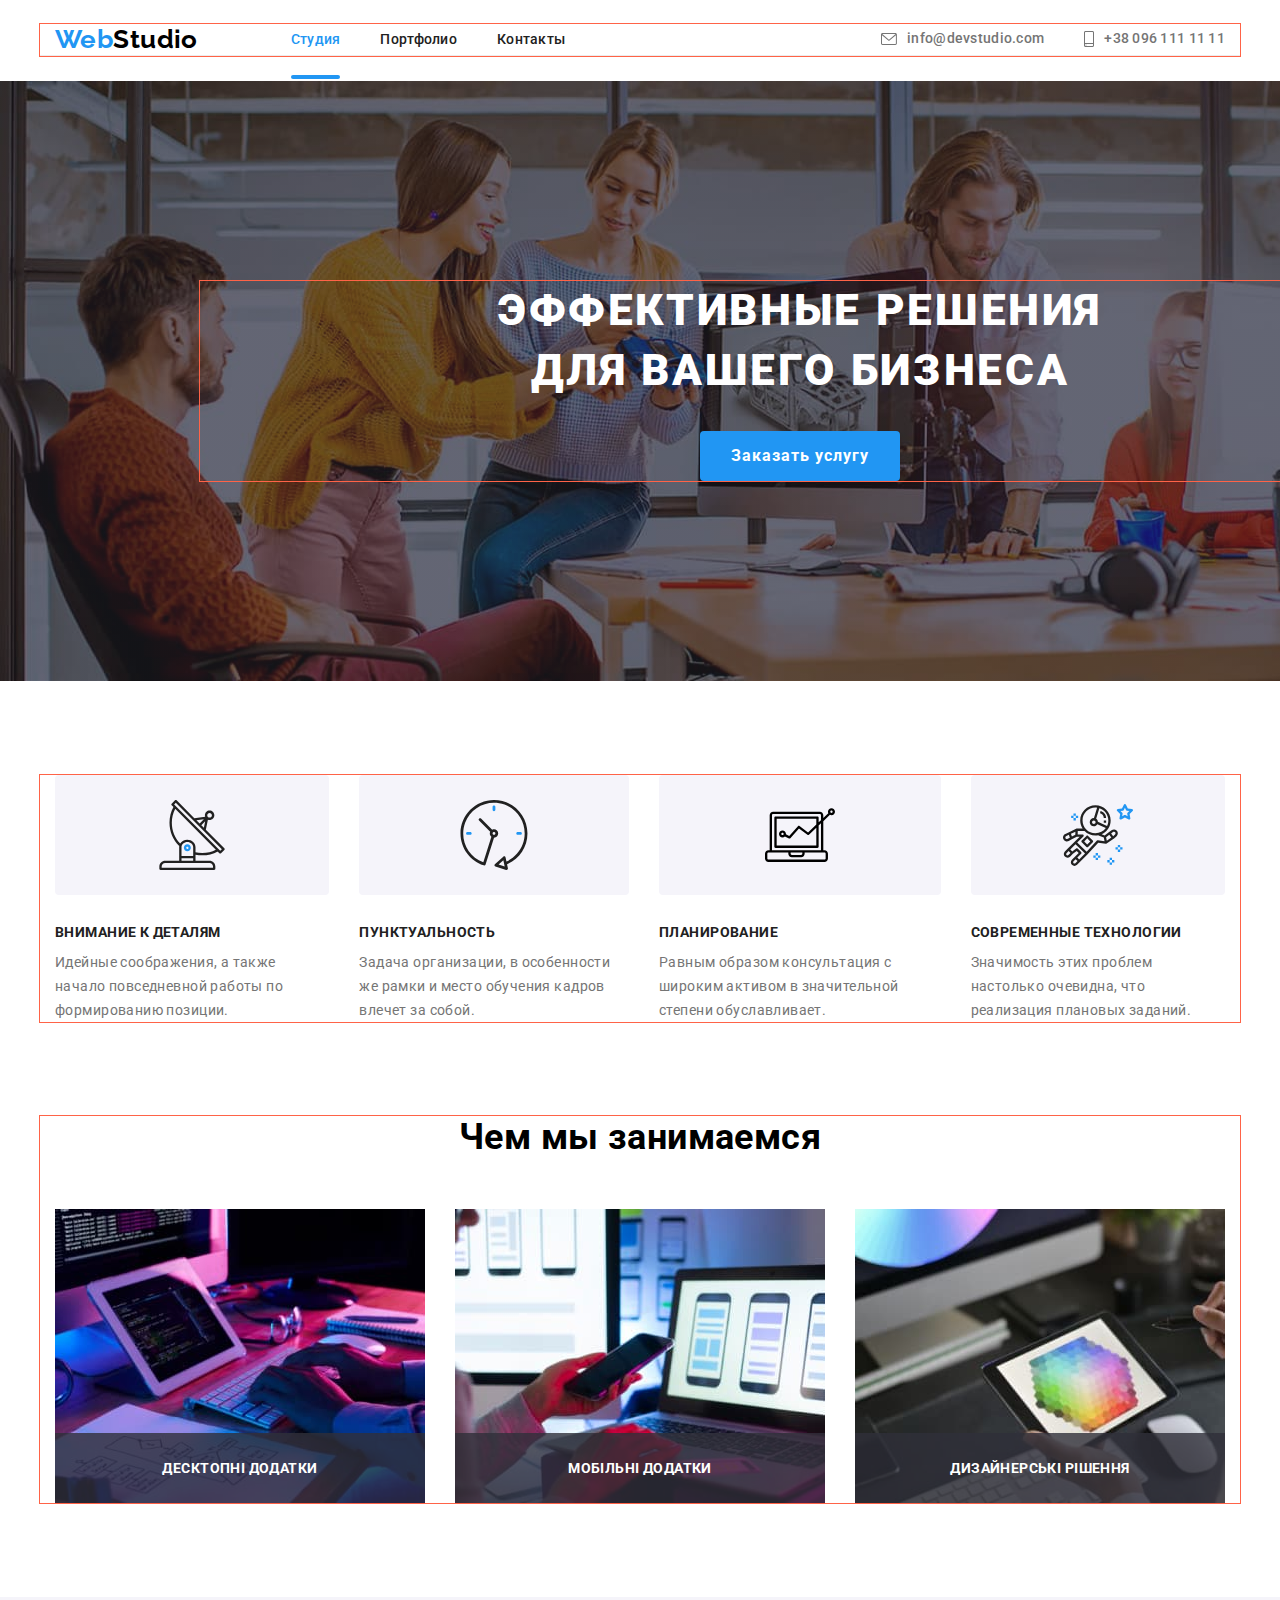
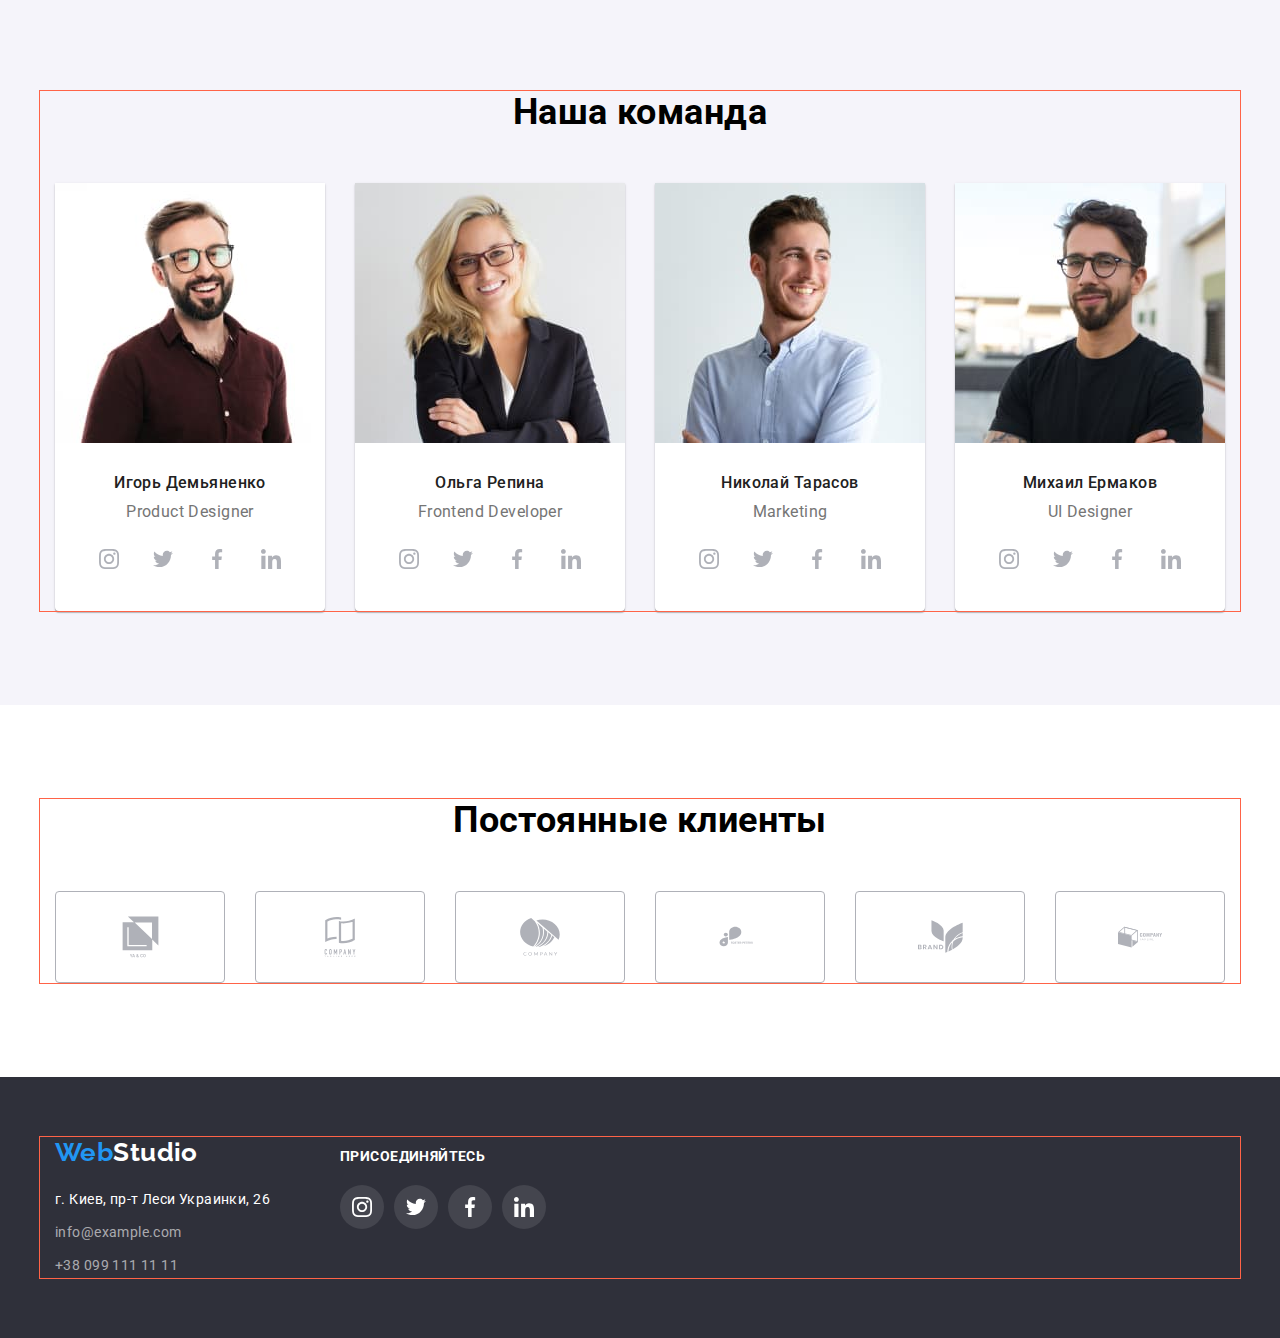
<file: index.html>
<!DOCTYPE html>
<html lang="ru">
  <head>
    <meta charset="UTF-8" />
    <meta http-equiv="X-UA-Compatible" content="IE=edge" />
    <meta name="viewport" content="width=device-width, initial-scale=1.0" />
    <title lang="en">WebStudio</title>
    
    <link rel="preconnect" href="https://fonts.googleapis.com">
    <link rel="preconnect" href="https://fonts.gstatic.com" crossorigin>
    <link href="https://fonts.googleapis.com/css2?family=Raleway:wght@700&family=Roboto:wght@400;500;700;900&display=swap" rel="stylesheet">

<link rel="stylesheet" href="https://cdn.jsdelivr.net/npm/modern-normalize@1.1.0/modern-normalize.min.css">

    <link rel="stylesheet" href="./css/styles.css">
  </head>

  <body>
    <!--Шапка-->
    <header class="top-header">
      <div class="container page-header-container">
      <nav class="nav">
        <a class="logo link" href="./index.html" lang="en"> <span class="accent">Web</span>Studio</a>

        <ul class="site-list list">
          <li class="site-item">
      
            <a class="site-link current link" href="./index.html">Студия</a>
     

        </li>
          <li class="site-item"><a class="site-link link" href="./portfolio.html">Портфолио</a></li >
          <li class="site-item"><a  class="site-link link" href="">Контакты</a></li>
        </ul>
      </nav>

      <ul class="contact list">
        <li class="contact-item link">
          <a class="contact-link contact-link-mail link" 
           href="mailto:info@devstudio.com">
          <svg class="icon-envelope">
            <use href="./images/sprite-envelope.svg#icon-envelope-hover-1"></use>
          </svg>
          info@devstudio.com</a></li>
        <li class="contact-item contact-item-phone"><a class="contact-link link"  href="tel:+380961111111"><svg class="icon-smartphone">
          <use href="./images/sprite-smartphone.svg#icon-smartphone-1-1"></use>
        </svg> +38 096 111 11 11</a></li>
      </ul>
     
      </div>
    </header>

    <!--Уникальный контент страницы-->
    <main>
      <section class="hero section">
        <div class="container">
        <h1 class="main-title">Эффективные решения для вашего бизнеса</h1>
        <button class="modal-btm" type="button" data-modal-open>Заказать услугу</button>
        </div>
      </section>
  

      <!--Особенности-->
      <section class="properties section">
        <div class="container">
        <!--скрытый h2-->
        <h2 class="title-properties visually-hidden">Особенности</h2>
            <ul class="properties-item properties-item-text list">
          
              <li class="properties-list">
            <div class="properties-cards">
                <svg class="properties-icom" width="70" height="70">
              <use href="./images/sprite.svg#icon-antenna"></use>
            </svg>
            </div>
            <h3 class="properties-title-text">Внимание к деталям</h3>
            <p class="properties-text">
              Идейные соображения, а также начало повседневной работы по
              формированию позиции.
            </p>
          </li>

          <li class="properties-list">
            <div class="properties-cards">
            <svg class="properties-icom" width="70" height="70">
              <use href="./images/sprite.svg#icon-clock"></use>
            </svg>
            </div>
            <h3 class="properties-title-text">Пунктуальность</h3>
            <p class="properties-text">
              Задача организации, в особенности же рамки и место обучения кадров
              влечет за собой.
            </p>
          </li>

          <li class="properties-list">
            <div class="properties-cards">
            <svg class="properties-icom" width="70" height="70">
              <use href="./images/sprite.svg#icon-Vector"></use>
            </svg>
            </div>
            <h3 class="properties-title-text">Планирование</h3>
            <p class="properties-text">
              Равным образом консультация с широким активом в значительной
              степени обуславливает.
            </p>
          </li>

          <li class="properties-list">
            <div class="properties-cards">
            <svg class="properties-icom" width="70" height="70">
              <use href="./images/sprite.svg#icon-astronaut"></use>
            </svg>
            </div>
            <h3 class="properties-title-text">Современные технологии</h3>
            <p class="properties-text">
              Значимость этих проблем настолько очевидна, что реализация
              плановых заданий.
            </p>
          </li>
        </ul>
        </div>
      </section>

      <!--Чем мы занимаемся-->
      <section class="activity section">
        <div class="container">
        <h2 class="title">Чем мы занимаемся</h2>
        <ul class="activity-item list">
          <li class="activity-list">
            <img
              src="./images/activity/web.jpg"
              alt="верстка сайта по макету"
              width="370"
              height="294"
            />
            <p class="activity-text">Десктопні додатки</p>
          </li>
          <li class="activity-list">
            <img
              src="./images/activity/mobil.jpg"
              alt="создание мобильных приложений"
              width="370"
              height="294"
            />
            <p class="activity-text">Мобільні додатки</p>

          </li>
          <li class="activity-list">
            <img
              src="./images/activity/design.jpg"
              alt="дизайн сайтов"
              width="370"
              height="294"
            />
            <p class="activity-text">Дизайнерські рішення</p>
          </li>
        </ul>
        </div>
      </section>

      <!--Наша команда-->
      <section class="team section">
        <div class="container">
        <h2 class="title">Наша команда</h2>
        <ul class="team-item list">
          <li class="team-list">
            <img
              src="./images/team/Product-Designer.jpg"
              alt="Игорь Демьяненко"
              width="270"
              height="260"
            />
            <div class="name-container">
            <h3 class="name-title">Игорь Демьяненко</h3>
            <p class="name-text" lang="en">Product Designer</p>
            <ul class="social-list list">
              <li class="social-list-item link">
                <a href="" class="social-list-link">
                  <svg class="social-list-icom" width="20" height="20">
                    <use href="./images/sprite.svg#icon-instagram"></use>
                  </svg>
                </a>
              </li>
              <li class="social-list-item">
                <a href="" class="social-list-link">
                  <svg class="social-list-icom" width="20" height="20" >
                    <use href="./images/sprite.svg#icon-twitter"></use>
                  </svg>
                </a>
              </li>
              <li class="social-list-item">
                <a href="" class="social-list-link">
                  <svg class="social-list-icom" width="20" height="20" >
                    <use href="./images/sprite.svg#icon-facebook"></use>
                  </svg>
                </a>
              </li>
              <li class="social-list-item">
                <a href="" class="social-list-link">
                  <svg class="social-list-icom" width="20" height="20">
                    <use href="./images/sprite.svg#icon-linkedin"></use>
                  </svg>
                </a>
              </li>
            </ul>
            </div>
          </li>
          <li class="team-list">
            <img
              src="./images/team/Frontend-Developer.jpg"
              alt="Ольга Репина"
              width="270"
              height="260"
            />
            <div class="name-container">
            <h3 class="name-title">Ольга Репина</h3>
            <p class="name-text" lang="en">Frontend Developer</p>
            <ul class="social-list list">
              <li class="social-list-item link">
                <a href="" class="social-list-link">
                  <svg class="social-list-icom" width="20" height="20">
                    <use href="./images/sprite.svg#icon-instagram"></use>
                  </svg>
                </a>
              </li>
              <li class="social-list-item">
                <a href="" class="social-list-link">
                  <svg class="social-list-icom" width="20" height="20">
                    <use href="./images/sprite.svg#icon-twitter"></use>
                  </svg>
                </a>
              </li>
              <li class="social-list-item">
                <a href="" class="social-list-link">
                  <svg class="social-list-icom" width="20" height="20">
                    <use href="./images/sprite.svg#icon-facebook"></use>
                  </svg>
                </a>
              </li>
              <li class="social-list-item">
                <a href="" class="social-list-link">
                  <svg class="social-list-icom" width="20" height="20">
                    <use href="./images/sprite.svg#icon-linkedin"></use>
                  </svg>
                </a>
              </li>
            </ul>
            </div>
          </li>
          <li class="team-list">
            <img
              src="./images/team/Marketing.jpg"
              alt="Николай Тарасов"
              width="270"
              height="260"
            />
            <div class="name-container">
            <h3 class="name-title">Николай Тарасов</h3>
            <p class="name-text" lang="en">Marketing</p>
            <ul class="social-list list">
              <li class="social-list-item link">
                <a href="" class="social-list-link">
                  <svg class="social-list-icom" width="20" height="20">
                    <use href="./images/sprite.svg#icon-instagram"></use>
                  </svg>
                </a>
              </li>
              <li class="social-list-item">
                <a href="" class="social-list-link">
                  <svg class="social-list-icom" width="20" height="20">
                    <use href="./images/sprite.svg#icon-twitter"></use>
                  </svg>
                </a>
              </li>
              <li class="social-list-item">
                <a href="" class="social-list-link">
                  <svg class="social-list-icom" width="20" height="20">
                    <use href="./images/sprite.svg#icon-facebook"></use>
                  </svg>
                </a>
              </li>
              <li class="social-list-item">
                <a href="" class="social-list-link">
                  <svg class="social-list-icom" width="20" height="20">
                    <use href="./images/sprite.svg#icon-linkedin"></use>
                  </svg>
                </a>
              </li>
            </ul>
            </div>
          </li>
          <li class="team-list">
            <img
              src="./images/team/UI-Designer.jpg"
              alt="Михаил Ермаков"
              width="270"
              height="260"
            />
            <div class="name-container">
            <h3 class="name-title">Михаил Ермаков</h3>
            <p class="name-text" lang="en">UI Designer</p>
            <ul class="social-list list">
              <li class="social-list-item link">
                <a href="" class="social-list-link">
                  <svg class="social-list-icom" width="20" height="20">
                    <use href="./images/sprite.svg#icon-instagram"></use>
                  </svg>
                </a>
              </li>
              <li class="social-list-item">
                <a href="" class="social-list-link">
                  <svg class="social-list-icom" width="20" height="20">
                    <use href="./images/sprite.svg#icon-twitter"></use>
                  </svg>
                </a>
              </li>
              <li class="social-list-item">
                <a href="" class="social-list-link">
                  <svg class="social-list-icom" width="20" height="20">
                    <use href="./images/sprite.svg#icon-facebook"></use>
                  </svg>
                </a>
              </li>
              <li class="social-list-item">
                <a href="" class="social-list-link">
                  <svg class="social-list-icom" width="20" height="20">
                    <use href="./images/sprite.svg#icon-linkedin"></use>
                  </svg>
                </a>
              </li>
            </ul>
            </div>
          </li>
        </ul>
        </div>
      </section>
  <!--Постоянные клиенты-->
<section class="clients section">
  <div class="container"> 
  <h2 class="title">Постоянные клиенты</h2>
  <ul class="clients-item list">
    <li class="clients-list">
      <a href="" class="clients-link"> 
        <svg class="clients-link-icom" width="41" height="42"> 
          <use href="./images/sprite.svg#icon-group-i">
          </use> 
        </svg>
      </a>
    </li>
    <li class="clients-list">
      <a href="" class="clients-link"> 
        <svg class="clients-link-icom" width="40" height="52">
          <use href="./images/sprite.svg#icon-group-ii">
          </use>
        </svg>
      </a>
    </li>
    <li class="clients-list">
      <a href="" class="clients-link">
        <svg class="clients-link-icom" width="44" height="41">
          <use href="./images/sprite.svg#icon-group-iii">
          </use>
        </svg>
      </a>
    </li>
    <li class="clients-list">
      <a href="" class="clients-link"> 
        <svg class="clients-link-icom" width="84" height="41">
          <use href="./images/sprite.svg#icon-group-iv">
          </use>
        </svg>
      </a>
    </li>
    <li class="clients-list">
      <a href="" class="clients-link"> 
        <svg class="clients-link-icom" width="63" height="45">
          <use href="./images/sprite.svg#icon-group-v">
          </use>
        </svg>
      </a>
    </li>
    <li class="clients-list">
      <a href="" class="clients-link"> 
        <svg class="clients-link-icom" width="94" height="44">
          <use href="./images/sprite.svg#icon-group-vi">
          </use>
        </svg>
      </a>
    </li>
  </ul>
  </div>
</section>
    </main>

    <!--Подвал страницы-->
    <footer class="footer logo-footer">
      <div class="container container-footer">
        <div class="container-left">
      <a class="link logo logo-footer" href="./index.html" lang="en"> <span class="accent">Web</span><span class="accent-second">Studio</span></a>
      <address class="address">
        <ul class="list-direction list">
          <li class="direction-item">
            <a class="direction-link-light link"
              href="https://goo.gl/maps/oxH6Qy7vW1JRrcVw8"
              target="_blank"
              rel="noopener nofollow noreferrer"
              >г. Киев, пр-т Леси Украинки, 26</a
            >
          </li>
          <li class="direction-item mail-item">
            <a class="direction-link-dark link" href="mailto:info@example.com">info@example.com</a>
          </li>
          <li class="direction-item  phone-item">
            <a class="direction-link-dark link" href="tel:+380991111111">+38 099 111 11 11</a>
          </li>
        </ul>
      </address>
      </div>
      <div class="container-riht">
        <h3 class="properties-title-text properties-title-text-white ">присоединяйтесь</h3>
          <ul class="social-list-footer list">
            <li class="social-item-footer"> <a class="social-link-footer" href=""> <svg class="social-footer-icom" width="20" height="20"> <use href="./images/sprite.svg#icon-instagram">
             </use> </svg> </a></li>
            <li class="social-item-footer"> <a class="social-link-footer" href=""> <svg class="social-footer-icom" width="20" height="20"> <use href="./images/sprite.svg#icon-twitter">
             </use> </svg> </a></li>
            <li class="social-item-footer"> <a class="social-link-footer" href=""> <svg class="social-footer-icom" width="20" height="20"> <use href="./images/sprite.svg#icon-facebook">
             </use> </svg> </a></li>
            <li class="social-item-footer"> <a class="social-link-footer" href=""> <svg class="social-footer-icom" width="20" height="20"> <use href="./images/sprite.svg#icon-linkedin">
             </use> </svg> </a></li>
          </ul>
          </div>
      </div>
    </footer>

    <div class="backdrop is-hidden" data-modal>
      <div class="modal">
        <button type="button" class="modal-close-btn" data-modal-close>
          <svg class="modal-close-btn-icon" width="18" height="18"> <use href="./images/sprite.svg#icon-Vector-1-1"></use> </svg>
        </button>
      </div>
    </div>

    <script src="./js/modal.js"></script>
  </body>
</html>
</file>
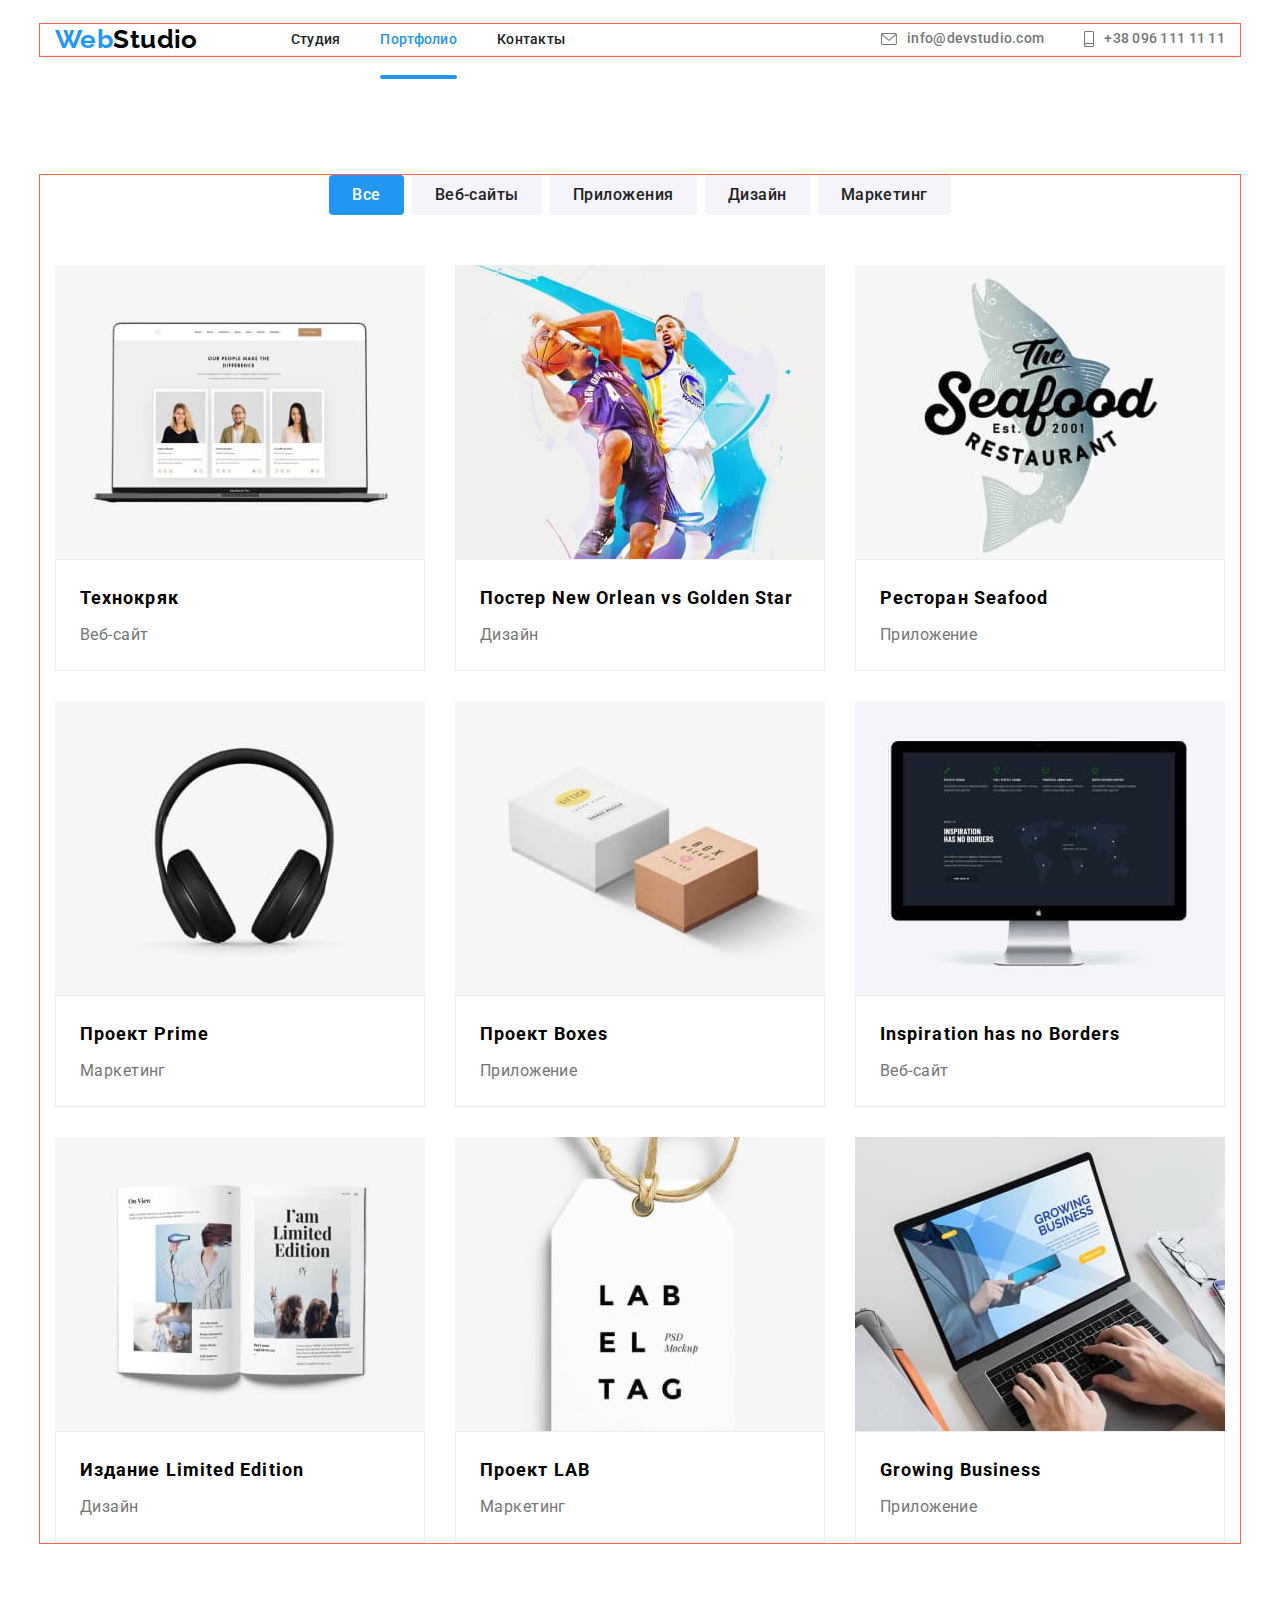
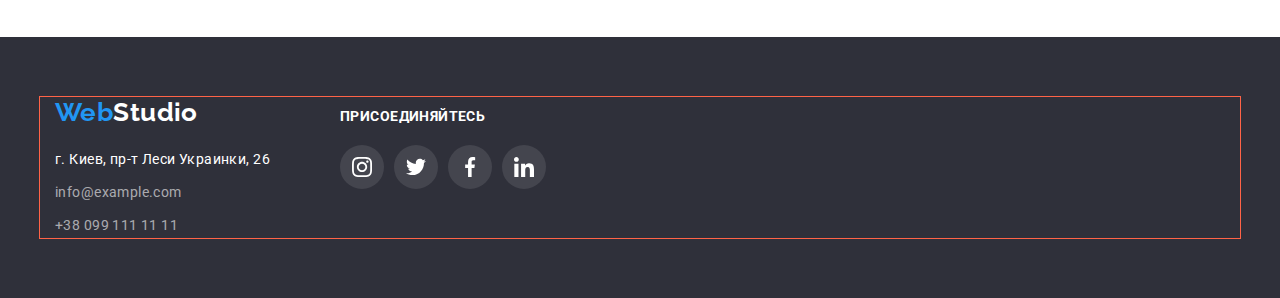
<file: portfolio.html>
<!DOCTYPE html>
<html lang="ru">
<head>
    <meta charset="UTF-8">
    <meta http-equiv="X-UA-Compatible" content="IE=edge">
    <meta name="viewport" content="width=device-width, initial-scale=1.0">
    <title>Portfolio</title>
    
    <link rel="preconnect" href="https://fonts.googleapis.com">
    <link rel="preconnect" href="https://fonts.gstatic.com" crossorigin>
    <link href="https://fonts.googleapis.com/css2?family=Raleway:wght@700&family=Roboto:wght@400;500;700;900&display=swap" rel="stylesheet">

    <link rel="stylesheet" href="https://cdn.jsdelivr.net/npm/modern-normalize@1.1.0/modern-normalize.min.css">

    <link rel="stylesheet" href="./css/styles.css">
</head>
<body>
      <!--Шапка-->
      <header class="top-header">
        <div class="container page-header-container">
          <nav class="nav">
            <a class="logo link" href="./index.html" lang="en"> <span class="accent">Web</span>Studio</a>
      
            <ul class="site-list list">
              <li class="site-item"><a class="site-link  link" href="./index.html">Студия</a></li>
              <li class="site-item"><a class="site-link current link" href="./portfolio.html">Портфолио</a></li>
              <li class="site-item"><a class="site-link link" href="">Контакты</a></li>
            </ul>
          </nav>
      
          <ul class="contact list">
            <li class="contact-item link">
              <a class="contact-link contact-link-mail link" href="mailto:info@devstudio.com">
                <svg class="icon-envelope">
                  <use href="./images/sprite-envelope.svg#icon-envelope-hover-1"></use>
                </svg>
                info@devstudio.com</a>
            </li>
            <li class="contact-item contact-item-phone"><a class="contact-link link" href="tel:+380961111111"><svg
                  class="icon-smartphone">
                  <use href="./images/sprite-smartphone.svg#icon-smartphone-1-1"></use>
                </svg> +38 096 111 11 11</a></li>
          </ul>
      
        </div>
      </header>


       <!--Уникальный контент страницы-->
       <main>
         <section class="section">
           <div class="container">
          <!--скрытый текст-->
          <h1 class="visually-hidden">Навигация</h1>
          <div class="btn-nav">
          <ul class="btn-nav-item list">
            <li class="btn-nav-list"> <button class="button button-primery" type="button">Все</button></li>
            <li class="btn-nav-list"> <button class="button" type="button">Веб-сайты</button></li>
            <li class="btn-nav-list"> <button class="button"  type="button">Приложения</button></li>
            <li class="btn-nav-list"> <button class="button"  type="button">Дизайн</button></li>
            <li class="btn-nav-list"> <button class="button"   type="button">Маркетинг</button></li>
          </ul>
          </div>
        
          <!-- Разделы с картинками -->
              <ul class="nav-content-item list">
                  <li class="nav-content-list">
                    <a class="nav-link link" href="">
                      <div class="nav-list-img-wrapper">
                      <img src="./images/projects/web-techno.jpg" alt="Ноутбук" width="370" height="294"/>
                      <p class="overlay">Ресурс пропонує комплексні пропозиції з різним рівнем функціоналу та сервісів. Все це дозволить відвідувачу отримати
                      вичерпні відомості про компанію чи приватну особу. </p>
                      </div>
                     
                      <div 
                      class="nav-content-container">
                      <h3  class="nav-content-titre">Технокряк</h3>
                      <p class="nav-content-text">Веб-сайт</p>
                      </div>
                      </a>
                     
                  </li>
                <li class="nav-content-list">
                  <a class="nav-link link" href="">
                    <div class="nav-list-img-wrapper">
                    <img src="./images/projects/design-poster.jpg" alt="Баскетбол" width="370" height="294"/>
                    <p class="overlay">Ресурс пропонує комплексні пропозиції з різним рівнем функціоналу та сервісів. Все це дозволить
                      відвідувачу отримати
                      вичерпні відомості про компанію чи приватну особу. </p>
                    </div>
                    <div class="nav-content-container">
                    <h3 class="nav-content-titre">Постер New Orlean vs Golden Star</h3>
                    <p class="nav-content-text">Дизайн</p>
                    </div>
                    </a>
                </li>
                <li class="nav-content-list">
                  <a class="nav-link link" href="">
                    <div class="nav-list-img-wrapper">
                    <img src="./images/projects/app-restoran.jpg" alt="Название ресторана" width="370" height="294"/>
                    <p class="overlay">Ресурс пропонує комплексні пропозиції з різним рівнем функціоналу та сервісів. Все це дозволить
                      відвідувачу отримати
                      вичерпні відомості про компанію чи приватну особу. </p>
                    </div>
                    <div class="nav-content-container">
                    <h3 class="nav-content-titre">Ресторан Seafood</h3>
                    <p class="nav-content-text">Приложение</p>
                    </div>
                    </a>
                </li>
                <li class="nav-content-list">
                  <a class="nav-link link" href="">
                    <div class="nav-list-img-wrapper">
                    <img src="./images/projects/marketing-project.jpg" alt="наушники" width="370" height="294"/>
                    <p class="overlay">Ресурс пропонує комплексні пропозиції з різним рівнем функціоналу та сервісів. Все це дозволить
                      відвідувачу отримати
                      вичерпні відомості про компанію чи приватну особу. </p>
                    </div>
                    <div class="nav-content-container">
                    <h3 class="nav-content-titre">Проект Prime</h3>
                    <p class="nav-content-text">Маркетинг</p>
                    </div>
                    </a>
                </li>
                <li class="nav-content-list">
                  <a class="nav-link link" href="">
                    <div class="nav-list-img-wrapper">
                    <img src="./images/projects/app-project-boxes.jpg" alt="коробки" width="370" height="294"/>
                    <p class="overlay">Ресурс пропонує комплексні пропозиції з різним рівнем функціоналу та сервісів. Все це дозволить
                      відвідувачу отримати
                      вичерпні відомості про компанію чи приватну особу. </p>
                    </div>
                    <div class="nav-content-container">
                    <h3 class="nav-content-titre">Проект Boxes</h3>
                    <p class="nav-content-text">Приложение</p>
                    </div>
                    </a>
                </li>
                <li class="nav-content-list">
                  <a class="nav-link link" href="">
                    <div class="nav-list-img-wrapper">
                    <img src="./images/projects/web-inspiration.jpg" alt="монитор" width="370" height="294"/>
                    <p class="overlay">Ресурс пропонує комплексні пропозиції з різним рівнем функціоналу та сервісів. Все це дозволить
                      відвідувачу отримати
                      вичерпні відомості про компанію чи приватну особу. </p>
                    </div>
                    <div class="nav-content-container">
                    <h3 class="nav-content-titre"  lang="en">Inspiration has no Borders</h3>
                    <p class="nav-content-text">Веб-сайт</p>
                    </div>
                    </a>
                </li>
                <li class="nav-content-list">
                  <a class="nav-link link" href="">
                    <div class="nav-list-img-wrapper">
                    <img src="./images/projects/design-magazin.jpg" alt="этикетка" width="370" height="294"/>
                    <p class="overlay">Ресурс пропонує комплексні пропозиції з різним рівнем функціоналу та сервісів. Все це дозволить
                      відвідувачу отримати
                      вичерпні відомості про компанію чи приватну особу. </p>
                    </div>
                    <div class="nav-content-container">
                    <h3 class="nav-content-titre">Издание Limited Edition</h3>
                    <p class="nav-content-text">Дизайн</p>
                    </div>
                    </a>
                </li>
                <li class="nav-content-list">
                  <a class="nav-link link" href="">
                    <div class="nav-list-img-wrapper">
                    <img src="./images/projects/marketing-project-lab.jpg" alt="ноутбук" width="370" height="294"/>
                    <p class="overlay">Ресурс пропонує комплексні пропозиції з різним рівнем функціоналу та сервісів. Все це дозволить
                      відвідувачу отримати
                      вичерпні відомості про компанію чи приватну особу. </p>
                    </div>
                    <div class="nav-content-container">
                    <h3 class="nav-content-titre">Проект LAB</h3>
                    <p class="nav-content-text">Маркетинг</p>
                    </div>
                    </a>
                </li>
                <li class="nav-content-list">
                  <a class="nav-link link" href="">
                    <div class="nav-list-img-wrapper">
                    <img src="./images/projects/app-growing-business.jpg" alt="ноутбук" width="370" height="294"/>
                    <p class="overlay">Ресурс пропонує комплексні пропозиції з різним рівнем функціоналу та сервісів. Все це дозволить
                      відвідувачу отримати
                      вичерпні відомості про компанію чи приватну особу. </p>
                    </div>
                    <div class="nav-content-container">
                    <h3 class="nav-content-titre" lang="en">Growing Business</h3>
                    <p class="nav-content-text">Приложение</p>
                    </div>
                    </a>
                </li>
            </ul>
            </div>
            </div>
         </section>
       </main>
  <!--Подвал страницы-->
  <footer class="footer logo-footer">
    <div class="container container-footer">
      <div class="container-left">
        <a class="link logo logo-footer" href="./index.html" lang="en"> <span class="accent">Web</span><span
            class="accent-second">Studio</span></a>
        <address class="address">
          <ul class="list-direction list">
            <li class="direction-item">
              <a class="direction-link-light link" href="https://goo.gl/maps/oxH6Qy7vW1JRrcVw8" target="_blank"
                rel="noopener nofollow noreferrer">г. Киев, пр-т Леси Украинки, 26</a>
            </li>
            <li class="direction-item mail-item">
              <a class="direction-link-dark link" href="mailto:info@example.com">info@example.com</a>
            </li>
            <li class="direction-item  phone-item">
              <a class="direction-link-dark link" href="tel:+380991111111">+38 099 111 11 11</a>
            </li>
          </ul>
        </address>
      </div>
      <div class="container-riht">
        <h3 class="properties-title-text properties-title-text-white ">присоединяйтесь</h3>
        <ul class="social-list-footer list">
          <li class="social-item-footer"> <a class="social-link-footer" href=""> <svg class="social-footer-icom"
                width="20" height="20">
                <use href="./images/sprite.svg#icon-instagram">
                </use>
              </svg> </a></li>
          <li class="social-item-footer"> <a class="social-link-footer" href=""> <svg class="social-footer-icom"
                width="20" height="20">
                <use href="./images/sprite.svg#icon-twitter">
                </use>
              </svg> </a></li>
          <li class="social-item-footer"> <a class="social-link-footer" href=""> <svg class="social-footer-icom"
                width="20" height="20">
                <use href="./images/sprite.svg#icon-facebook">
                </use>
              </svg> </a></li>
          <li class="social-item-footer"> <a class="social-link-footer" href=""> <svg class="social-footer-icom"
                width="20" height="20">
                <use href="./images/sprite.svg#icon-linkedin">
                </use>
              </svg> </a></li>
        </ul>
      </div>
    </div>
  </footer>
</body>
</html>
</file>
<file: css/styles.css>
:root {
  --primary-font: "Roboto", sans-serif;
  --text-color: #757575;
  --title-color: #212121;
  --accent-color: #2196f3;
  --background-color: #ffffff;
  --second-title: #ffffff;
  --border-color: #ececec;
  --properties-color: E5E5E5;
  --team-color: #f5f4fa;
  --buttom-color: #f5f4fa;
  --color-link-icom: #afb1b8;
  --transition-duration: 250ms;
  --transition-function: cubic-bezier(0.4, 0, 0.2, 1);
}

body {
  font-family: var(--primary-font);
  font-size: 14px;
  letter-spacing: 0.03em;
  background-color: var(--background-color);
}

/* Общие настройки */

/* Стили для обнуления верхних отступов у элементов */
h1,
h2,
h3,
h4,
h5,
h6,
p {
  margin: 0;
}
/* Класс для обнуления базовых свойств у списков (ul) */
.list {
  list-style: none;
  padding-left: 0;
  margin: 0;
}
/* Класс для обнуления базовых свойств у ссылок */
.link {
  text-decoration: none;
  color: inherit;
}
/* Свойства для корректного отображения картинок */
img {
  display: block;
  max-width: 100%;
  height: auto;
}

/* Свойство для кнопок */

button {
  cursor: pointer;
}

/* Свойства для обнуления курсива у address */

address {
  font-style: normal;
}

.container {
  width: 1200px;
  padding-left: 15px;
  padding-right: 15px;
  outline: 1px solid tomato;
  margin: 0 auto;
}
/*Главная страница*/

/* HEADER */
.page-header-container {
  display: flex;
  align-items: center;
  justify-content: space-between;
  border-bottom: 1px solid var(--border-color);
}

.nav {
  display: flex;
  align-items: center;
}

.site-list {
  display: flex;
  align-items: center;
}

.contact {
  display: flex;
  align-items: center;
}

.top-header {
  background-color: #ffffff;
  padding-top: 24px;
  padding-bottom: 25px;
}

.logo {
  margin-right: 93px;

  font-family: "Raleway", sans-serif;
  font-weight: 700;
  font-size: 26px;
  line-height: 1.19;
  color: #000000;
}
.accent {
  color: var(--accent-color);
}

.site-item:not(:last-child) {
  margin-right: 40px;
}

.site-link {
  position: relative;
  font-weight: 500;
  line-height: 1.14;
  letter-spacing: 0.02em;
  color: var(--title-color);
  transition: color var(--transition-duration) var(--transition-function);
}

.site-link:hover,
.site-link:focus {
  color: var(--accent-color);
}

.site-link.current::before {
  content: "";
  height: 4px;
  background-color: var(--accent-color);
  border-radius: 2px;

  position: absolute;
  width: 100%;
  bottom: -32px;
}

.site-link.current::after {
}

.current {
  color: var(--accent-color);
}

.contact-link {
  display: flex;
  align-items: center;
  font-weight: 500;
  line-height: 1.14;
  letter-spacing: 0.02em;
  color: var(--text-color);
  transition: color var(--transition-duration) var(--transition-function);
}

.contact-link-mail {
  margin-right: 30px;
  margin-left: 10px;
}

.contact-item-phone {
  margin-left: 10px;
}

.contact-link:hover,
.contact-link:focus {
  color: var(--accent-color);
}

.icon-envelope {
  width: 16px;
  height: 12px;
  fill: currentColor;
  margin-right: 10px;
}

.icon-smartphone {
  width: 10px;
  height: 16px;
  fill: currentColor;
  margin-right: 10px;
}

/* HERO */

.section {
  padding-top: 94px;
  padding-bottom: 94px;
}

.hero {
  padding-top: 200px;
  padding-bottom: 200px;
  text-align: center;
  background-image: linear-gradient(
      rgba(47, 48, 58, 0.4),
      rgba(47, 48, 58, 0.4)
    ),
    url(../images/hero/bg.jpg);
  background-size: cover;
  background-repeat: no-repeat;
  background-position: center;
  min-width: 1600px;
  margin-left: auto;
  margin-right: auto;
  background-color: #c4c4c4;
}

.main-title {
  font-weight: 900;
  font-size: 44px;
  line-height: 1.36;
  text-align: center;
  align-items: center;
  letter-spacing: 0.06em;
  text-transform: uppercase;
  color: var(--second-title);
  width: 696px;
  margin-left: auto;
  margin-right: auto;
  margin-bottom: 30px;
}

.modal-btm {
  font-weight: 700;
  font-size: 16px;
  line-height: 1.88;
  letter-spacing: 0.06em;
  color: var(--second-title);
  background-color: #2196f3;

  box-shadow: 0px 4px 4px rgba(0, 0, 0, 0.15);
  border-radius: 4px;
  border: none;
  min-width: 200px;
  padding-top: 10px;
  padding-bottom: 10px;
  padding-left: 30px;
  padding-right: 30px;
  transition: color var(--transition-duration) var(--transition-function);
}

.modal-btm:hover,
.modal-btm:focus {
  color: var(--title-color);
}

/*Особенности*/

.visually-hidden {
  position: absolute;
  width: 1px;
  height: 1px;
  margin: -1px;
  border: 0;
  padding: 0;

  white-space: nowrap;
  clip-path: inset(100%);
  clip: rect(0 0 0 0);
  overflow: hidden;
}

.title-properties {
  font-size: 36px;
  line-height: 1.17;
  text-align: center;
  padding-top: 0px;
}

.properties {
  background-color: var(--properties-color);
}

.properties-item {
  display: flex;
  justify-content: space-between;
}

/* .properties-link {
  display: flex;
  justify-content: space-between;
  align-items: center;
} */

.properties-list:not(:last-child) {
  margin-right: 30px;
}

.properties-title-text {
  font-size: 14px;
  line-height: 1.14;
  text-transform: uppercase;
  color: var(--title-color);
  margin-top: 30px;
}

.properties-text {
  line-height: 1.71;
  color: var(--text-color);

  margin-top: 10px;
}

.propertires-list {
  align-items: center;
}

.properties-cards {
  display: flex;
  justify-content: center;
  align-items: center;
  height: 120px;
  background-color: #f5f4fa;
  border-radius: 4px;
}

/*Чем мы занимаемся*/
.activity {
  padding-top: 0px;
}

.activity-item {
  display: flex;
  flex-wrap: wrap;
  gap: 30px;

  margin-top: 50px;
}

.activity-list {
  position: relative;
}

.activity-text {
  font-weight: 700;
  font-size: 14px;
  line-height: 1.17;
  letter-spacing: 0.03em;
  text-transform: uppercase;
  color: var(--second-title);
  width: 370px;
  height: 70px;
  background-color: rgba(47, 48, 58, 0.8);
  padding-top: 27px;
  text-align: center;
  position: absolute;
  bottom: 0;
  left: 0;
}

/*Наша команда*/
.team {
  background-color: var(--team-color);
}

.team-item {
  display: flex;
  justify-content: space-between;

  margin-top: 50px;
}

.team-list {
  box-shadow: 0px 1px 3px rgba(0, 0, 0, 0.12), 0px 1px 1px rgba(0, 0, 0, 0.14),
    0px 2px 1px rgba(0, 0, 0, 0.2);
  border-radius: 0px 0px 4px 4px;
  background-color: #ffffff;
}

.title {
  font-size: 36px;
  line-height: 1.17;
  text-align: center;
}

.name-container {
  padding-top: 30px;
  padding-bottom: 30px;
}

.name-title {
  font-weight: 500;
  font-size: 16px;
  line-height: 1.19;
  text-align: center;
  color: var(--title-color);
}

.name-text {
  font-size: 16px;
  line-height: 1.19;
  text-align: center;
  color: var(--text-color);

  margin-top: 10px;
}

.social-list {
  display: flex;
  justify-content: center;
  gap: 10px;
  margin-top: 16px;
}

.social-list-link {
  display: flex;
  justify-content: center;
  align-items: center;
  width: 44px;
  height: 44px;
  border-radius: 50%;
  color: var(--color-link-icom);

  transition: background-color var(--transition-duration)
      var(--transition-function),
    color var(--transition-duration) var(--transition-function);
}

.social-list-link:hover,
.social-list-link:focus {
  background-color: var(--accent-color);
  color: var(--team-color);
}

.social-list-icom {
  fill: currentColor;
}

/* Постоянные клиенты */

.clients-item {
  display: flex;
  justify-content: center;
  gap: 30px;
  margin-top: 50px;
}

.clients-link {
  display: flex;
  justify-content: center;
  align-items: center;

  width: 170px;
  height: 92px;
  border: 1px solid;
  border-radius: 4px;
  border-color: var(--color-link-icom);
  color: var(--color-link-icom);
  transition: border-color var(--transition-duration) var(--transition-function),
    color var(--transition-duration) var(--transition-function);
}

.clients-link:hover,
.clients-link:focus {
  border-color: var(--accent-color);
  color: var(--accent-color);
}

.clients-link-icom {
  fill: currentColor;
}

/* FOOTER */

footer {
  background-color: #2f303a;
  padding: 60px 0;
}

.logo-footer {
  margin-right: 0px;
}

.address {
  margin-top: 20px;
}
.mail-item {
  margin-top: 9px;
}

.phone-item {
  margin-top: 9px;
}

.accent-second {
  color: #ffffff;
}

.direction-item {
  font-style: normal;
  font-weight: 400;
  line-height: 1.71;
  background: #2f303a;
}
.direction-link-light {
  color: var(--second-title);
}

.direction-link-dark {
  color: rgba(255, 255, 255, 0.6);
  transition: color var(--transition-duration) var(--transition-function);
}

.direction-link-dark:hover,
.direction-link-dark:focus {
  color: var(--accent-color);
}

.properties-title-text-white {
  font-weight: 700;
  font-size: 14px;
  line-height: 1.14;
  letter-spacing: 0.03em;
  text-transform: uppercase;
  color: var(--second-title);
  margin-top: 0%;
}

.container-footer {
  display: flex;
  align-items: baseline;
}

.container-riht {
  margin-left: 70px;
}

.social-list-footer {
  display: flex;
  justify-content: center;
  gap: 10px;
  margin-top: 20px;
}

.social-link-footer {
  display: flex;
  justify-content: center;
  align-items: center;
  width: 44px;
  height: 44px;
  border-radius: 50%;
  background-color: rgba(255, 255, 255, 0.1);
  color: var(--second-title);
  transition: background-color var(--transition-duration)
    var(--transition-function);
}

.social-link-footer:hover,
.social-link-footer:focus {
  background-color: var(--accent-color);
}

.social-footer-icom {
  fill: currentColor;
}
/*Портфолио*/

/*Навигация*/

.btn-nav-item {
  display: flex;
  align-items: center;
  justify-content: center;
}

.btn-nav-list:not(:last-child) {
  margin-right: 8px;
}

button {
  font-family: inherit;
}

.button {
  font-weight: 500;
  font-size: 16px;
  line-height: 1.6;
  text-align: center;
  letter-spacing: 0.03em;
  color: var(--title-color);
  background-color: var(--buttom-color);

  border-radius: 4px;
  border: 1px solid transparent;

  padding-top: 6px;
  padding-bottom: 6px;
  padding-left: 22px;
  padding-right: 22px;

  transition: color var(--transition-duration) var(--transition-function),
    background-color var(--transition-duration) var(--transition-function),
    box-shadow var(--transition-duration) var(--transition-function);
}

.button-primery {
  background-color: var(--accent-color);
  color: var(--second-title);
}

.button:hover,
.button:focus {
  color: #ffffff;
  background-color: #2196f3;
  box-shadow: 0px 3px 1px rgba(0, 0, 0, 0.1), 0px 1px 2px rgba(0, 0, 0, 0.08),
    0px 2px 2px rgba(0, 0, 0, 0.12);
}

/* Разделы с картинками */

.nav-content-container {
  padding-top: 20px;
  border: 1px solid #eeeeee;
  padding-bottom: 20px;
}

.nav-content-item {
  display: flex;
  flex-wrap: wrap;
  gap: 30px;
  margin-top: 50px;
}

.nav-containt-list {
  flex-basis: calc((100%-2 * 30) / 3);
}

.nav-link {
  display: block;
  transition: box-shadow var(--transition-duration) var(--transition-function);
}

.nav-link:hover,
.nav-link:focus {
  box-shadow: 0px 1px 1px rgba(0, 0, 0, 0.12), 0px 4px 4px rgba(0, 0, 0, 0.06),
    1px 4px 6px rgba(0, 0, 0, 0.16);
}

.nav-content-titre {
  font-size: 18px;
  line-height: 2;
  letter-spacing: 0.06em;
  padding-left: 24px;
}

.nav-content-text {
  font-size: 16px;
  line-height: 1.88;
  color: var(--text-color);
  margin-top: 4px;
  padding-left: 24px;
}

.nav-list-img-wrapper {
  position: relative;
  overflow: hidden;
}

.overlay {
  position: absolute;
  left: 0;
  top: 0;
  width: 100%;
  height: 294px;
  overflow: auto;
  transform: translate(0, 100%);
  transition: transform var(--transition-duration) var(--transition-function);

  font-size: 18px;
  line-height: 1.56;
  letter-spacing: 0.03em;
  color: var(--second-title);
  padding-top: 63px;
  padding-left: 24px;
  padding-bottom: 63px;
  padding-right: 24px;
  background-color: rgba(33, 150, 243, 0.9);
}

.nav-link:hover .overlay,
.nav-link:focus .overlay {
  transform: translate(0, 0);
}

/* modal window */

.backdrop {
  position: fixed;
  z-index: 100;
  top: 0;
  left: 0;
  width: 100%;
  height: 100%;
  background-color: rgba(0, 0, 0, 0.2);

  transition: opacity var(--transition-duration) var(--transition-function),
    visibility var(--transition-duration) var(--transition-function);
}

.backdrop.is-hidden {
  opacity: 0;
  visibility: hidden;
  pointer-events: none;
}

.modal {
  position: absolute;
  top: 50%;
  left: 50%;
  transform: translate(-50%, -50%);
  width: 528px;
  height: 581px;
  background-color: #ffffff;
  box-shadow: 0px 1px 3px rgba(0, 0, 0, 0.12), 0px 1px 1px rgba(0, 0, 0, 0.14),
    0px 2px 1px rgba(0, 0, 0, 0.2);
  border-radius: 4px;
}

.modal-close-btn {
  position: absolute;
  top: 10px;
  right: 10px;
  display: flex;
  justify-content: center;
  align-items: center;
  width: 30px;
  height: 30px;
  border-radius: 50%;
  background-color: transparent;
  border: 1px solid rgba(0, 0, 0, 0.1);
  padding: 0;
  transition: border-color var(--transition-duration) var(--transition-function);
}

.modal-close-btn:hover,
.modal-close-btn:focus {
  border-color: var(--accent-color);
}

.modal-close-btn-icon {
  transition: fill var(--transition-duration) var(--transition-function);
}

.modal-close-btn:hover .modal-close-btn-icon,
.modal-close-btn:focus .modal-close-btn-icon {
  fill: var(--accent-color);
}
</file>
